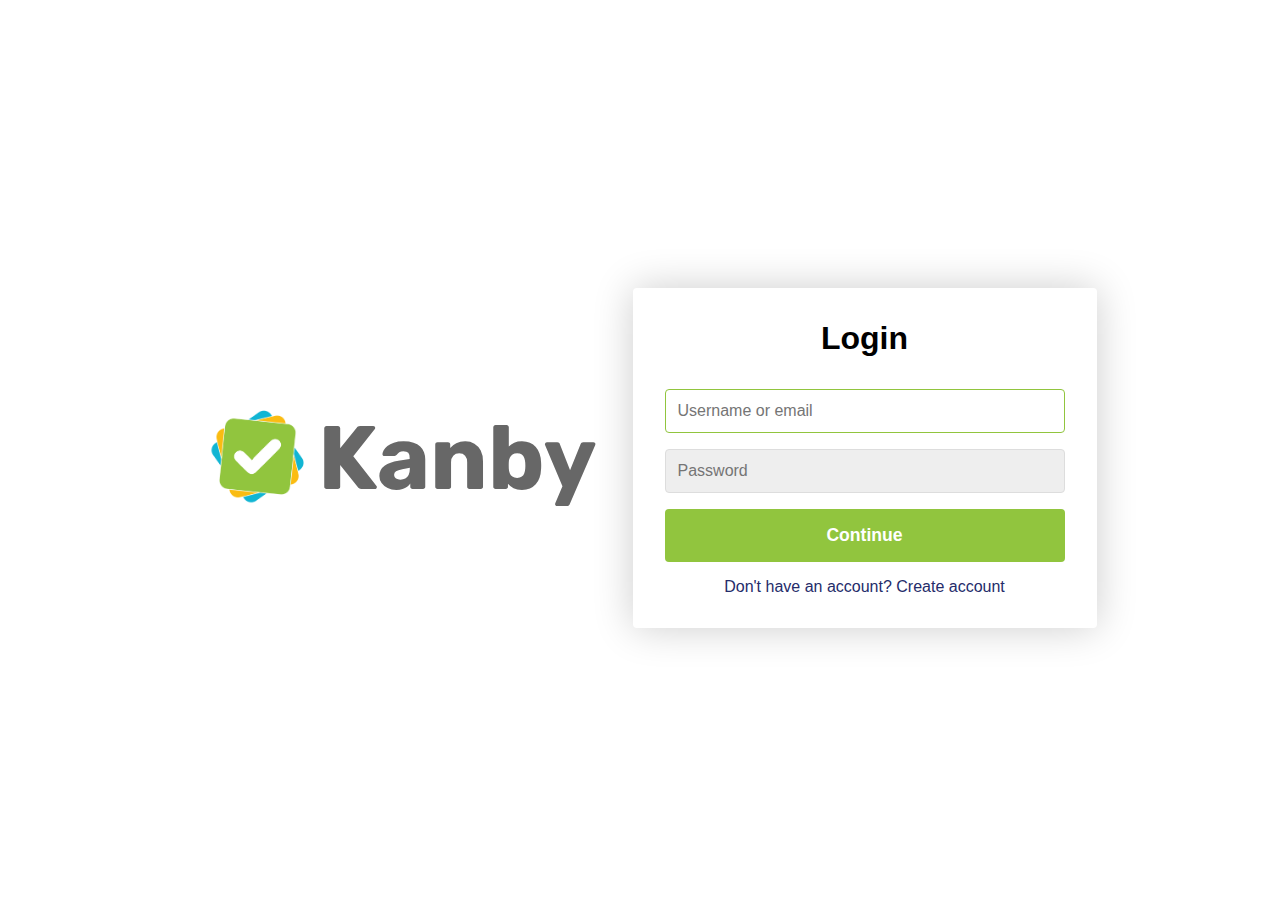
<file: index.html>
<!DOCTYPE html>
<html lang="en">

<head>
    <title>Kanby</title>
    <link rel="icon" href="/img/Kanby-symbol-760px.png">

    <meta charset="UTF-8" />
    <meta name="description"
        content="An interactive Kanban Dashboard for recreational, integrating different timezone users" />
    <meta name="author" content="UOL, Computer Science, Francesca Finetti" />
    <meta name="keywords" content="Kanban, Project, Agile, JS, HTML, CSS" />
    <meta charset="UTF-8">
    <meta http-equiv="X-UA-Compatible" content="IE=edge">
    <meta name="viewport" content="width=device-width, initial-scale=1.0">

    <link rel="stylesheet" href="css/main.css">

    <!-- Open Font licence: https://fonts.google.com/specimen/Rubik/about?category=Sans+Serif&query=rubik -->
    <link rel="preconnect" href="https://fonts.googleapis.com">
    <link rel="preconnect" href="https://fonts.gstatic.com" crossorigin>
	<link href="https://fonts.googleapis.com/css2?family=Rubik:wght@400&display=swap" rel="stylesheet">


    <script src="js/main.js" type="module"></script>

</head>

<body>
    <div class = authentication>
        <header>
            <div class="header">
                <div class="header__image">
                    <img src="img/Kanby-symbol-760px.png" alt="Kanby" width="100vw" />
                </div>
                <div class="header__name" style="font-size: 90px !important;">
                    <h1"> Kanby </h1>
                </div>
            </div>
        </header>

        <div class="container">

            <!-- Login form -->
            <form class="form" id="login" action="./kanby.html">
                <!-- <form class="form" id="login" > -->

                <h1 class="form__title">Login</h1>
                <div class="form__message form__message--error"></div>
                <div class="form__input-group">
                    <input type="text" class="form__input" autofocus placeholder="Username or email">
                    <div class="form__input-error-message"></div>
                </div>
                <div class="form__input-group">
                    <input type="password" class="form__input" autofocus placeholder="Password">
                    <div class="form__input-error-message"></div>
                </div>
                
                <button class="form__button" type="submit">Continue</button>

                <!-- Redirect to kanban dashboard without any validation -->
                <p class="form__text">
                    <a class="form__link" href="./" id="linkCreateAccount">Don't have an account? Create account</a>
                </p>

            </form>

            <!-- Create account form -->
            <form class="form form--hidden" id="createAccount">
                <h1 class="form__title">Create Account</h1>
                <div class="form__message form__message--error"></div>

                <!-- Username -->
                <div class="form__input-group">
                    <input type="text" id="signupUsername" class="form__input" autofocus placeholder="Username" required>
                    <div class="form__input-error-message"></div>
                </div>
                <!-- Email -->
                <div class="form__input-group">
                    <input type="text" class="form__input" autofocus placeholder="Email Address" required>
                    <div class="form__input-error-message"></div>
                </div>
                <!-- Password -->
                <div class="form__input-group">
                    <input type="password" class="form__input" autofocus placeholder="Password" required>
                    <div class="form__input-error-message"></div>
                </div>
                <!-- repeat Password -->
                <div class="form__input-group">
                    <input type="password" class="form__input" autofocus placeholder="Confirm password" required>
                    <div class="form__input-error-message"></div>
                </div>

                <!-- Timezones -->
                <div class="form__input-group">
                    <input type="timezone" list="timezones" class="form__input" autofocus placeholder="Timezone" required>
                    <div class="form__input-error-message"></div>
                    <datalist id="timezones">
                        <!-- handled by createTimezoneOptions() -->
                    </datalist>
                </div>
                <!-- start / end availability -->
                <div class="form__input-group">
                    <label> Start time for your availability: </label>
                    <input type="time" class="form__input" min="00:00" max="23:59" required />
                    <div class="form__input-error-message"></div>
                </div>
                <div class="form__input-group">
                    <label> End time for your availability: </label>
                    <input type="time" class="form__input" min="00:00" max="23:59" required />
                    <div class="form__input-error-message"></div>
                </div>

                <!-- Register button -->
                <button class="form__button" type="submit">Continue</button>

                <!-- Come back to log in link -->
                <p class="form__text">
                    <a class="form__link" href="./" id="linkLogin">Already have an account? Sign in</a>
                </p>

            </form>

        </div>
    </div>



</body>

</html>
</file>
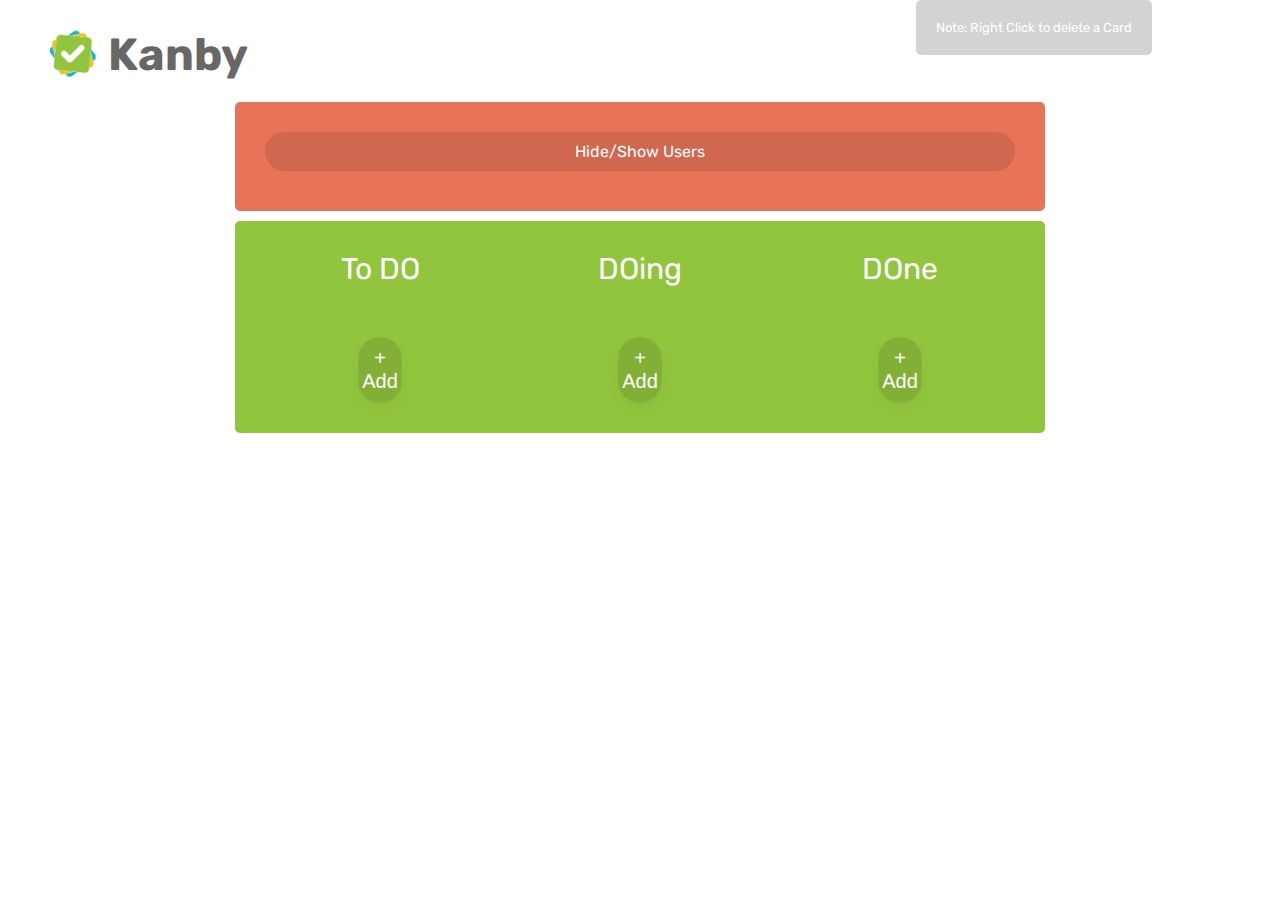
<file: kanby.html>
<!DOCTYPE html>
<html lang="en">

<head>
	<title>Kanby</title>
	<link rel="icon" href="/img/Kanby-symbol-760px.png">

	<meta charset="UTF-8" />
	<meta name="description"
		content="An interactive Kanban Dashboard for recreational, integrating different timezone users" />
	<meta name="author" content="UOL, Computer Science, Francesca Finetti" />
	<meta name="keywords" content="Kanban, Project, Agile, JS, HTML, CSS" />
	<meta charset="UTF-8">
	<meta http-equiv="X-UA-Compatible" content="IE=edge">
	<meta name="viewport" content="width=device-width, initial-scale=1.0">

	<link rel="stylesheet" href="css/main.css">

	<!-- Open Font licence: https://fonts.google.com/specimen/Rubik/about?category=Sans+Serif&query=rubik -->
	<link rel="preconnect" href="https://fonts.googleapis.com">
	<link rel="preconnect" href="https://fonts.gstatic.com" crossorigin>
	<link href="https://fonts.googleapis.com/css2?family=Rubik:wght@400&display=swap" rel="stylesheet">

	
	<script src="js/main.js" type="module"></script>

	<!-- Testing: uncomment following line to run unit tests -->
	<script src="js/test.js" type="module"></script>
	
</head>

<body>
	<!-- header -->
	<header>
		<div class="header">
			<div class="header__image">
				<img src="img/Kanby-symbol-760px.png" alt="Kanby" width="50px" />
			</div>
			<div class="header__name" >
				<h1"> Kanby </h1>
			</div>

			<!-- instructions -->
			<div class="instruction">
				Note: Right Click to delete a Card
			</div>
		</div>
	</header>


	<!-- Timezone / Users -->
	<!-- <div class="parent"></div> -->

	<div class="timezone"></div>

	<!-- Kanban board -->
	<div class="kanban">

	</div>




</body>

</html>
</file>
<file: css/main.css>
/* Variables */
:root {
	/* --kanbygreen: #19c165; */
	--kanbygreen: #91c53e;
	--tzcoral: #e77458;
}

/* Fonts */
body {
	font-family: 'Rubik', sans-serif;
}

/* Header */
.header {
	display:flex;
	margin-left: 20px;
	padding: 20px;
}

.header__name {
	justify-content: left;
	text-align: left;
	padding-left: 10px;
	color: rgb(103, 103, 103);
	font-size: 45px;
	font-family: 'Rubik', sans-serif;
	font-weight: 700;
}

/* Instructions */
.instruction {
	position: absolute;
    top: 0;
    right: 0;
    display: flex;
    justify-content: flex-end;
    font-size: 13px;
    text-align: left; 
    padding:20px;
    border-radius: 5px;
    color: white;
    background-color: lightgray;
	margin-right: 10%;
}

/* Login */
.authentication {
	/* variables */
	--color-secondary: #252c6a;
	--color-error: #cc3333;
	--color-success: #4bb544;
	--border-radius: 4px;

	margin: 0;
	height: 100vh;
	display: flex;
	align-items: center;
	justify-content: center;
	font-size: 18px;
	background-size: cover;
}

.container {
	width: 400px;
	max-width: 400px;
	margin: 1rem;
	padding: 2rem;
	box-shadow: 0 0 40px rgba(0, 0, 0, 0.2);
	border-radius: var(--border-radius);
	background: #ffffff;
}

.container,
.form__input,
.form__button {
	font: 500 1rem 'Quicksand', sans-serif;
}

.form--hidden {
	display: none;
}

.form>*:first-child {
	margin-top: 0;
}

.form>*:last-child {
	margin-bottom: 0;
}

.form__title {
	margin-bottom: 2rem;
	text-align: center;
}

.form__message {
	text-align: center;
	margin-bottom: 1rem;
}

.form__input-group {
	margin-bottom: 1rem;
}

.form__input {
	display: block;
	width: 100%;
	padding: 0.75rem;
	box-sizing: border-box;
	border-radius: var(--border-radius);
	border: 1px solid #dddddd;
	outline: none;
	background: #eeeeee;
	transition: background 0.2s, border-color 0.2s;
}

.form__input:focus {
	border-color: var(--kanbygreen);
	background: #ffffff;
}

.form__button {
	width: 100%;
	padding: 1rem 2rem;
	font-weight: bold;
	font-size: 1.1rem;
	color: #ffffff;
	border: none;
	border-radius: var(--border-radius);
	outline: none;
	cursor: pointer;
	background: var(--kanbygreen);
}

.form__button:hover {
	background: var(--tzcoral);
}

.form__button:active {
	transform: scale(0.98);
}

.form__text {
	text-align: center;
}

.form__link {
	color: var(--color-secondary);
	text-decoration: none;
	cursor: pointer;
}

.form__link:hover {
	text-decoration: underline;
}

/* Kanban board */
.kanban {
	margin: auto;
	margin-top: 10px;
	display: flex;
	padding: 30px;
	width: 750px;
	font-family: "Rubik", sans-serif;
	background: var(--kanbygreen); 
	border-radius: 5px;
}

.kanban__column {
	flex: 1;
}

.kanban__column:not(:last-child) {
	margin-right: 30px;
}

.kanban__column-title {
	margin-bottom: 20px;
	text-align: center;
	font-size: 30px;
	color: white;
	user-select: none;
}

.kanban__item-input {
	padding: 10px 15px;
	box-sizing: border-box;
	background: white;
	border-radius: 5px;
	cursor: pointer;

}

.kanban__dropzone {
	height: 30px;
	transition: background 1s, height 1s;
}

/* Class added with Javascript when dropzone is active */
.kanban__dropzone--active {
	height: 70px;
	background: rgba(0, 0, 0, 0.25);
}

.kanban__add-user {
	width: 100%;
	padding: 10px 0;
	font-size: 16px;
	color: var(--kanbygreen);
	border: none;
	border-radius: 5px;
	cursor: pointer;
}

/* username in kanban board */
.kanban__user-input {
    width: 93%; 
    padding: 8px; 
	background-color: var(--kanbygreen);
	border: none;
	/* border: 1px solid white; 
	border-radius: 5px; */
	color: white;
	font-family: "Rubik", sans-serif;
	font-size: medium;
}

.kanban__user-input:focus {
    outline: none; 
    border-color: transparent; 
}

.kanban__add-item {
    width: 19%;
    margin: auto; 
    padding: 10px 0;
    font-size: 20px;
    color: white;
    background: rgba(0, 0, 0, 0.1);
    border: none;
    border-radius: 50px;
    cursor: pointer;
    box-shadow: 0px 5px 15px rgba(0, 0, 0, 0.05);
	display: flex;
    justify-content: center;
}


/* Timezone */
.timezone{
	border-radius: 5px;
	background-color: var(--tzcoral);
	width: 750px;
	margin: auto;
	padding: 30px;
	color: white;
	text-align: right;
}

.user-hide-toggle {
	cursor: pointer;
	padding: 10px;
	color: white;
	text-align: center;
	margin-bottom: 10px;
	background: rgba(0, 0, 0, 0.1);
	border-radius: 50px;
}



.user {
	display: flex;
	margin: 0px;
	padding: 0px;
	width: 750px;
	font-family: "Rubik", sans-serif;
}

.user__username {
	box-sizing: border-box;
	border-radius: 5px;
	width: 30%;
	text-align: left;
	padding: 10px;
	font-size: 16px;
	color: white;
	border: none;
	border-radius: 5px;
	margin: 5px;
	align-items: center; 
}

.user__time {
	box-sizing: border-box;
	border-radius: 5px;
	width: 60%;
	padding: 10px;
	font-size: 10px;
	border: none;
	border-radius: 5px;
	align-items: center;
}

.user__time-graph {
	display:flex;
	position: relative;
	background-color: white;
	border-radius: 5px;
	padding: 10px;
	font-size: 16px;
	border: none;
	border-radius: 5px;
	height: 2px;
	align-items: center;

}

.user__time-tz{
	display: flex;
	align-items: center;
	font-size: 13px;
	color: white;
	padding-left: 10px;
}

.user__time-graph .hour-label {
	position: absolute;
	bottom: -10px;
	transform: translateX(-50%);
	font-size: 8px;
	color: white;
}

.user__time-graph::after {
	content: '';
	position: absolute;
	top: 0;
	left: var(--line-position, 0);
	width: 2px;
	height: 100%;
	background-color: red;
}

.coloured-portion {
    position: absolute;
    top: 0;
    left: 0;
    height: 100%;
    background-color: var(--kanbygreen);
}

/* Hide user elements with the form--hidden class */
.timezone .user.users--hidden {
    display: none !important;
}
</file>
